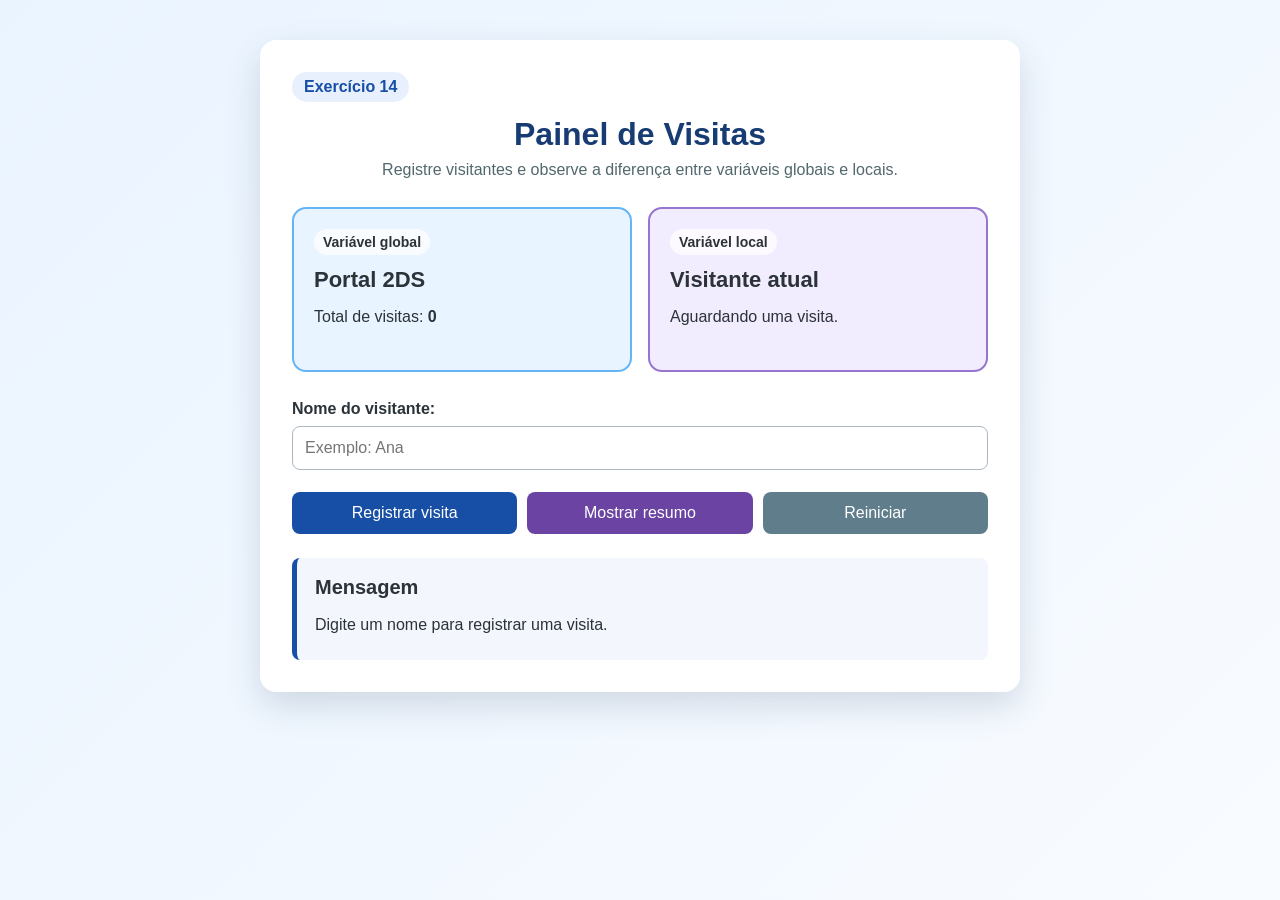
<file: index.html>
<!DOCTYPE html>
<html lang="pt-BR">
<head>
    <meta charset="UTF-8">
    <meta name="viewport" content="width=device-width, initial-scale=1.0">
    <title>Exercício 14 - Variáveis Locais e Globais</title>
    <link rel="stylesheet" href="estilo.css">
</head>
<body>
    <main class="container">
        <span class="etiqueta">Exercício 14</span>
        <h1>Painel de Visitas</h1>
        <p class="introducao">
            Registre visitantes e observe a diferença entre variáveis globais e locais.
        </p>

        <section class="painel-escopo">
            <article class="cartao global">
                <span class="tipo">Variável global</span>
                <h2 id="nomeSistema">Portal 2DS</h2>
                <p>Total de visitas: <strong id="totalVisitas">0</strong></p>
            </article>

            <article class="cartao local">
                <span class="tipo">Variável local</span>
                <h2>Visitante atual</h2>
                <p id="visitanteAtual">Aguardando uma visita.</p>
            </article>
        </section>

        <label for="nomeVisitante">Nome do visitante:</label>
        <input
            type="text"
            id="nomeVisitante"
            placeholder="Exemplo: Ana"
            autocomplete="off"
        >
        
        <div class="botoes">
            <button onclick="registrarVisita()">Registrar visita</button>
            <button class="resumo" onclick="mostrarResumo()">Mostrar resumo</button>
            <button class="secundario" onclick="reiniciarPainel()">Reiniciar</button>
        </div>

        <section class="resultado" aria-live="polite">
            <h2>Mensagem</h2>
            <p id="mensagem">Digite um nome para registrar uma visita.</p>
            <p id="resumo"></p>
        </section>
    </main>

    <script src="script.js"></script>
</body>
</html>
</file>
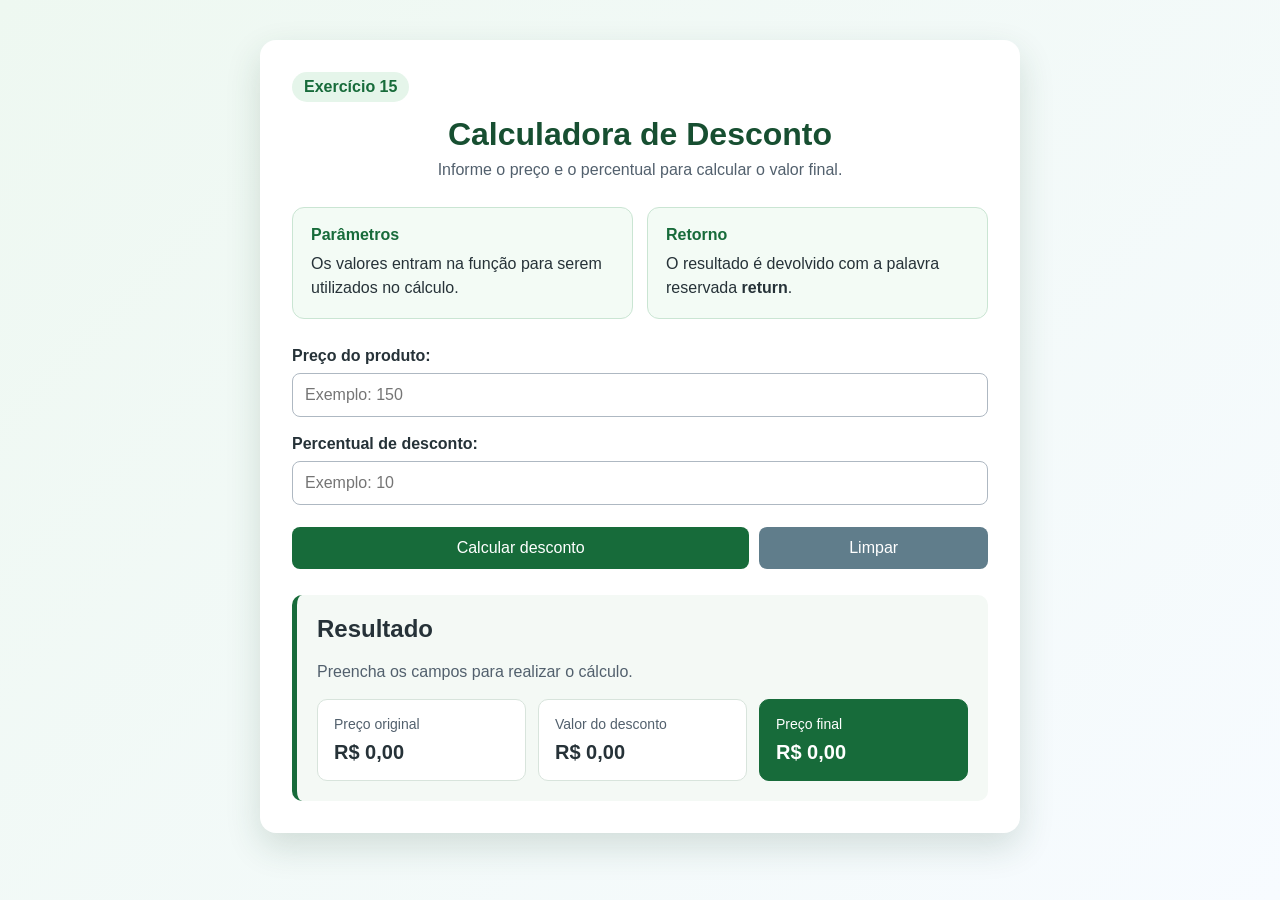
<file: Ex15/index.html>
<!DOCTYPE html>
<html lang="pt-BR">
<head>
    <meta charset="UTF-8">
    <meta name="viewport" content="width=device-width, initial-scale=1.0">
    <title>Exercício 15 — Calculadora de Desconto</title>
    <link rel="stylesheet" href="estilo.css">
</head>
<body>
    <main class="container">
        <span class="etiqueta">Exercício 15</span>
        <h1>Calculadora de Desconto</h1>
        <p class="introducao">
            Informe o preço e o percentual para calcular o valor final.
        </p>
 
        <section class="explicacao-funcao">
            <article>
                <span>Parâmetros</span>
                <p>Os valores entram na função para serem utilizados no cálculo.</p>
            </article>
 
            <article>
                <span>Retorno</span>
                <p>O resultado é devolvido com a palavra reservada <strong>return</strong>.</p>
            </article>
        </section>
 
        <label for="preco">Preço do produto:</label>
        <input
            type="number"
            id="preco"
            min="0"
            step="0.01"
            placeholder="Exemplo: 150"
        >
 
        <label for="percentual">Percentual de desconto:</label>
        <input
            type="number"
            id="percentual"
            min="0"
            max="100"
            step="1"
            placeholder="Exemplo: 10"
        >
 
        <div class="botoes">
            <button onclick="mostrarCalculo()">Calcular desconto</button>
            <button class="secundario" onclick="limpar()">Limpar</button>
        </div>
 
        <section class="resultado" aria-live="polite">
            <h2>Resultado</h2>
            <p id="mensagem">Preencha os campos para realizar o cálculo.</p>
 
            <div class="valores">
                <article>
                    <span>Preço original</span>
                    <strong id="precoOriginal">R$ 0,00</strong>
                </article>
 
                <article>
                    <span>Valor do desconto</span>
                    <strong id="valorDesconto">R$ 0,00</strong>
                </article>
 
                <article class="destaque">
                    <span>Preço final</span>
                    <strong id="precoFinal">R$ 0,00</strong>
                </article>
            </div>
        </section>
    </main>
 
    <script src="script.js"></script>
</body>
</html>
</file>
<file: estilo.css>
* {
  box-sizing: border-box;
}

body {
  min-height: 100vh;
  margin: 0;
  padding: 40px 16px;
  font-family: Arial, sans-serif;
  color: #2b3238;
  background: linear-gradient(135deg, #eaf4ff, #f8fbff);
}

.container {
  width: 100%;
  max-width: 760px;
  margin: auto;
  padding: 32px;
  background-color: white;
  border-radius: 16px;
  box-shadow: 0 14px 35px rgba(32, 54, 86, 0.16);
}

.etiqueta {
  display: inline-block;
  padding: 6px 12px;
  color: #174ea6;
  background-color: #e8f0fe;
  border-radius: 999px;
  font-weight: bold;
}

h1 {
    margin: 14px 0 8px;
    color: #173b73;
    text-align: center;
}

.introducao {
    margin: 0;
    color: #52686d;
    text-align: center;
}

.painel-escopo {
    display: grid;
    grid-template-columns: repeat(2, 1fr);
    gap: 16px;
    margin: 28px 0;
}

.cartao {
    min-height: 165px;
    padding: 20px;
    border: 2px solid transparent;
    border-radius: 14px;
}

.cartao.global {
    background-color: #e8f4ff;
    border-color: #64b5f6;
}

.cartao.local {
    background-color: #f2ecff;
    border-color: #9575cd;
}

.tipo {
    display: inline-block;
    margin-bottom: 12px;
    padding: 5px 9px;
    border-radius: 999px;
    background-color: rgba(255, 255, 255, 0.75);
    font-size: 14px;
    font-weight: bold;
}

.cartao h2 {
    margin: 0 0 12px;
    font-size: 22px;
}

.cartao p {
    margin: 0;
    line-height: 1.5;
}

label {
    display: block;
    margin-top: 18px;
    font-weight: bold;
}

input {
    width: 100%;
    margin-top: 8px;
    padding: 12px;
    border: 1px solid #aeb8c2;
    border-radius: 8px;
    font-size: 16px;
}

input:focus {
    border-color: #174ea6;
    outline: 3px solid rgba(23, 78, 166, 0.15);
}

.botoes {
    display: grid;
    grid-template-columns: repeat(3, 1fr);
    gap: 10px;
    margin-top: 22px;
}

button {
    padding: 12px 14px;
    border: none;
    border-radius: 8px;
    color: white;
    background-color: #174ea6;
    font-size: 16px;
    cursor: pointer;
}

button:hover {
    background-color: #123b7a;
}

button.resumo {
    background-color: #6a43a3;
}

button.resumo:hover {
    background-color: #50317f;
}

button.secundario {
    background-color: #607d8b;
}

button.secundario:hover {
    background-color: #455a64;
}

.resultado {
    margin-top: 24px;
    padding: 18px;
    border-left: 5px solid #174ea6;
    border-radius: 8px;
    background-color: #f3f7fd;
}

.resultado h2 {
    margin-top: 0;
    font-size: 20px;
}

.resultado p {
    margin: 8px 0;
}

#resumo {
    font-weight: bold;
}

@media (max-width: 680px) {
    body {
        padding: 20px 12px;
    }

    .container {
        padding: 22px;
    }

    .painel-escopo {
        grid-template-columns: 1fr;
    }

    .botoes {
        grid-template-columns: 1fr;
    }
}
</file>
<file: Ex15/estilo.css>
* {
    box-sizing: border-box;
}
 
body {
    min-height: 100vh;
    margin: 0;
    padding: 40px 16px;
    font-family: Arial, sans-serif;
    color: #263238;
    background: linear-gradient(135deg, #eef8f1, #f7fbff);
}
 
.container {
    width: 100%;
    max-width: 760px;
    margin: auto;
    padding: 32px;
    background-color: white;
    border-radius: 16px;
    box-shadow: 0 14px 35px rgba(32, 72, 52, 0.16);
}
 
.etiqueta {
    display: inline-block;
    padding: 6px 12px;
    color: #176b3a;
    background-color: #e5f5ea;
    border-radius: 999px;
    font-weight: bold;
}
 
h1 {
    margin: 14px 0 8px;
    color: #174f31;
    text-align: center;
}
 
.introducao {
    margin: 0;
    color: #52606d;
    text-align: center;
}
 
.explicacao-funcao {
    display: grid;
    grid-template-columns: repeat(2, 1fr);
    gap: 14px;
    margin: 28px 0;
}
 
.explicacao-funcao article {
    padding: 18px;
    border: 1px solid #cae5d3;
    border-radius: 12px;
    background-color: #f3fbf5;
}
 
.explicacao-funcao span {
    color: #176b3a;
    font-weight: bold;
}
 
.explicacao-funcao p {
    margin: 8px 0 0;
    line-height: 1.5;
}
 
label {
    display: block;
    margin-top: 18px;
    font-weight: bold;
}
 
input {
    width: 100%;
    margin-top: 8px;
    padding: 12px;
    border: 1px solid #aeb8c2;
    border-radius: 8px;
    font-size: 16px;
}
 
input:focus {
    border-color: #176b3a;
    outline: 3px solid rgba(23, 107, 58, 0.15);
}
 
.botoes {
    display: grid;
    grid-template-columns: 2fr 1fr;
    gap: 10px;
    margin-top: 22px;
}
 
button {
    padding: 12px 14px;
    border: none;
    border-radius: 8px;
    color: white;
    background-color: #176b3a;
    font-size: 16px;
    cursor: pointer;
}
 
button:hover {
    background-color: #10522c;
}
 
button.secundario {
    background-color: #607d8b;
}
 
button.secundario:hover {
    background-color: #455a64;
}
 
.resultado {
    margin-top: 26px;
    padding: 20px;
    border-left: 5px solid #176b3a;
    border-radius: 10px;
    background-color: #f4f9f5;
}
 
.resultado h2 {
    margin-top: 0;
}
 
#mensagem {
    color: #52606d;
}
 
.valores {
    display: grid;
    grid-template-columns: repeat(3, 1fr);
    gap: 12px;
    margin-top: 18px;
}
 
.valores article {
    padding: 16px;
    border: 1px solid #d8e4dc;
    border-radius: 10px;
    background-color: white;
}
 
.valores span {
    display: block;
    margin-bottom: 9px;
    color: #52606d;
    font-size: 14px;
}
 
.valores strong {
    color: #263238;
    font-size: 20px;
}
 
.valores .destaque {
    color: white;
    background-color: #176b3a;
    border-color: #176b3a;
}
 
.valores .destaque span,
.valores .destaque strong {
    color: white;
}
 
@media (max-width: 680px) {
    body {
        padding: 20px 12px;
    }
 
    .container {
        padding: 22px;
    }
 
    .explicacao-funcao,
    .valores,
    .botoes {
        grid-template-columns: 1fr;
    }
}
</file>
